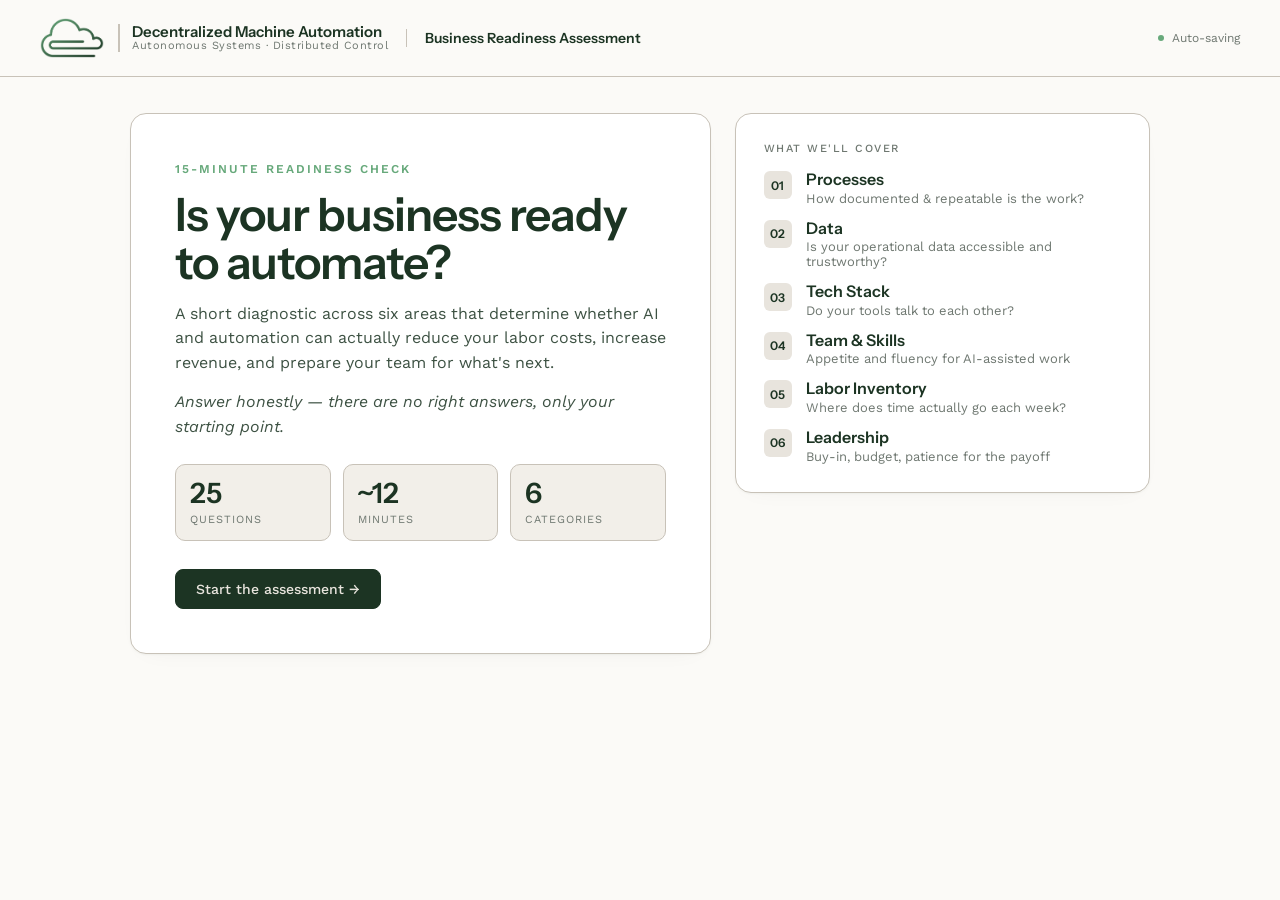
<file: assessment/index.html>
<!doctype html>
<html lang="en">
<head>
<meta charset="utf-8" />
<title>Business Readiness Assessment — Decentralized Machine Automation</title>
<meta name="viewport" content="width=device-width,initial-scale=1" />
<!-- Google tag (gtag.js) -->
<script async src="https://www.googletagmanager.com/gtag/js?id=G-LCSN05DZ9E"></script>
<script>
  window.dataLayer = window.dataLayer || [];
  function gtag(){dataLayer.push(arguments);}
  gtag('js', new Date());
  gtag('config', 'G-LCSN05DZ9E');
</script>
<script src="/assets/js/book-call-tracking.js?v=22OCT26" defer></script>
<meta name="description" content="Score your business's automation readiness in 5 minutes. Get a tiered report and a ranked list of high-leverage opportunities." />
<link rel="icon" href="/favicon.ico" sizes="any" />
<link rel="icon" href="/favicon.png" type="image/png" sizes="192x192" />
<link rel="apple-touch-icon" href="/favicon.png" />
<link rel="canonical" href="https://decentralizedma.com/assessment/" />
<link href="https://fonts.googleapis.com/css2?family=Instrument+Sans:wght@400;500;600;700&family=Work+Sans:wght@300;400;500;600;700&display=swap" rel="stylesheet">
<style>
  :root{
    --primary:   #1C3423;   /* deep forest */
    --secondary: #67A97B;   /* sage */
    --accent:    #337551;   /* mid green */
    --neutral:   #E8E4DD;   /* warm bone */
    --paper:     #FBFAF7;
    --ink:       #1C3423;
    --muted:     #6E7770;
    --line:      #C8C2B8;
    --soft:      #F2EFE9;
    --head: 'Instrument Sans', system-ui, sans-serif;
    --body: 'Work Sans', system-ui, sans-serif;
  }
  *{box-sizing:border-box}
  html,body{margin:0; background:var(--paper); color:var(--ink); font-family:var(--body); min-height:100vh; -webkit-font-smoothing:antialiased;}

  /* ============ Header ============ */
  header.top{
    padding:18px 40px;
    border-bottom:1px solid var(--line);
    background:var(--paper);
    position:sticky; top:0; z-index:10;
    display:flex; align-items:center; gap:18px;
  }
  .logo{
    display:flex; align-items:center; gap:12px;
  }
  .logo-mark{
    width:36px; height:36px; border-radius:8px;
    background:var(--primary);
    display:flex; align-items:center; justify-content:center;
    color:var(--neutral); font-family:var(--head); font-weight:700; font-size:16px;
    letter-spacing:-0.5px;
  }
  .logo-mark svg{width:22px;height:22px}
  .logo-text{ display:flex; flex-direction:column; line-height:1.1}
  .logo-text .a{ font-family:var(--head); font-weight:600; font-size:15px; color:var(--primary)}
  .logo-text .b{ font-family:var(--body); font-size:11px; color:var(--muted); letter-spacing:0.5px}

  .top .title{
    font-family:var(--head); font-size:14px; color:var(--muted);
    border-left:1px solid var(--line); padding-left:18px;
  }
  .top .title b{color:var(--ink); font-weight:600;}

  .save{
    margin-left:auto;
    font-family:var(--body); font-size:12px; color:var(--muted);
    display:flex; align-items:center; gap:8px;
  }
  .save .dot{width:6px;height:6px;border-radius:50%;background:var(--secondary);animation:pulse 2s infinite}
  @keyframes pulse{0%,100%{opacity:.4}50%{opacity:1}}

  /* ============ Shell ============ */
  main{ padding:36px 40px 80px; max-width:1100px; margin:0 auto;}
  .screen{ display:none; opacity:0; transform:translateY(4px); transition:opacity .25s ease, transform .25s ease; }
  .screen.active{ display:block; opacity:1; transform:none; }

  .card{
    background:#fff; border:1px solid var(--line); border-radius:16px;
    box-shadow: 0 1px 2px rgba(28,52,35,0.04), 0 8px 24px -16px rgba(28,52,35,0.08);
  }
  .card.feature{ background:var(--primary); color:var(--neutral); border-color:var(--primary)}
  .card.tonal{ background:var(--neutral)}

  .label{ font-family:var(--body); font-size:11px; text-transform:uppercase; letter-spacing:1.5px; color:var(--muted); font-weight:500;}
  h1,h2,h3,h4,h5{ font-family:var(--head); font-weight:600; color:var(--ink); margin:0;}
  p{ line-height:1.55; color:var(--ink);}
  .scribble{color:var(--muted); font-size:13px; font-style:italic;}

  .btn{
    display:inline-flex; align-items:center; gap:8px;
    font-family:var(--body); font-size:14px; font-weight:500;
    border:1px solid var(--line); background:#fff; color:var(--ink);
    padding:11px 20px; border-radius:8px;
    cursor:pointer; transition:all .15s;
    text-decoration:none;
  }
  .btn:hover{border-color:var(--primary); transform:translateY(-1px); box-shadow:0 4px 12px -4px rgba(28,52,35,0.15)}
  .btn:disabled{opacity:.4; cursor:not-allowed; transform:none; box-shadow:none}
  .btn.primary{background:var(--primary); color:var(--neutral); border-color:var(--primary)}
  .btn.primary:hover{background:var(--accent); border-color:var(--accent)}
  .btn.accent{background:var(--accent); color:#fff; border-color:var(--accent)}
  .btn.accent:hover{background:var(--primary); border-color:var(--primary)}
  .btn.ghost{background:transparent}

  .chip{
    display:inline-block; font-family:var(--body); font-size:11px; font-weight:500;
    border:1px solid var(--line); padding:3px 10px; border-radius:99px;
    text-transform:uppercase; letter-spacing:0.5px; color:var(--muted);
    white-space:nowrap;
  }
  .chip.accent{background:var(--accent); color:#fff; border-color:var(--accent)}
  .chip.primary{background:var(--primary); color:var(--neutral); border-color:var(--primary)}
  .chip.tonal{background:var(--neutral); border-color:var(--neutral); color:var(--primary)}

  /* ============ Intro ============ */
  .intro-grid{ display:grid; grid-template-columns: 1.4fr 1fr; gap:24px;}
  .intro-hero{ padding:44px;}
  .intro-hero .kicker{ font-family:var(--body); font-size:12px; color:var(--secondary); letter-spacing:2px; text-transform:uppercase; font-weight:600;}
  .intro-hero h2{ font-family:var(--head); font-size:46px; line-height:1.05; margin:14px 0 14px; letter-spacing:-1px;}
  .intro-hero p{ font-size:16px; max-width:520px; margin:0 0 14px; color:var(--ink); opacity:0.85}
  .intro-stats{
    display:grid; grid-template-columns:repeat(3,1fr); gap:12px; margin:24px 0 28px;
  }
  .intro-stats .stat{ border:1px solid var(--line); border-radius:10px; padding:14px; background:var(--soft)}
  .intro-stats .stat .big{ font-family:var(--head); font-size:28px; font-weight:600; color:var(--primary); line-height:1;}
  .intro-stats .stat .lbl{ font-family:var(--body); font-size:11px; color:var(--muted); text-transform:uppercase; letter-spacing:1px; margin-top:6px}
  .intro-cats{ padding:28px; align-self:start;}
  .intro-cats h4{ font-family:var(--body); font-size:11px; letter-spacing:1.5px; margin:0 0 16px; color:var(--muted); text-transform:uppercase; font-weight:500;}
  .intro-cats ol{ padding:0; margin:0; list-style:none; display:grid; gap:14px; counter-reset:c}
  .intro-cats li{ display:flex; gap:14px; align-items:flex-start; counter-increment:c; font-size:14px}
  .intro-cats li::before{
    content: counter(c, decimal-leading-zero); font-family:var(--head); font-size:12px;
    background:var(--neutral); color:var(--primary); border-radius:6px;
    width:28px;height:28px; display:inline-flex;align-items:center;justify-content:center;
    flex:0 0 auto; font-weight:600;
  }
  .intro-cats li .t{font-family:var(--head); font-size:16px; display:block; line-height:1.1; color:var(--primary); font-weight:600}
  .intro-cats li .d{ color:var(--muted); font-size:13px; margin-top:2px; display:block;}

  /* ============ Progress ============ */
  .progress{
    display:flex; align-items:center; gap:14px; margin-bottom:24px;
    font-family:var(--body); font-size:12px; color:var(--muted);
  }
  .bar{
    flex:1; height:6px; border-radius:99px; background:var(--neutral); overflow:hidden;
  }
  .bar .fill{ height:100%; background:var(--accent); transition:width .4s ease;}
  .cat-dots{ display:flex; gap:5px;}
  .cat-dots .d{ width:8px;height:8px;border-radius:50%; background:var(--neutral);}
  .cat-dots .d.done{background:var(--accent)}
  .cat-dots .d.here{background:var(--primary)}

  /* ============ Question ============ */
  .q-wrap{ display:grid; grid-template-columns: 1fr 240px; gap:28px; }
  .q-card{ padding:44px; min-height:420px; display:flex; flex-direction:column}
  .q-category{ font-family:var(--body); font-size:11px; color:var(--accent); letter-spacing:1.5px; text-transform:uppercase; font-weight:600;}
  .q-text{ font-family:var(--head); font-size:32px; line-height:1.15; margin:12px 0 8px; letter-spacing:-0.5px; text-wrap:balance;}
  .q-hint{ font-size:14px; color:var(--muted); margin-bottom:22px; max-width:580px}
  .q-opts{ display:grid; gap:8px;}
  .option{
    display:flex; align-items:center; gap:14px;
    padding:14px 18px; border:1px solid var(--line); border-radius:10px;
    font-size:15px; cursor:pointer; background:#fff;
    transition:all .15s;
  }
  .option:hover{border-color:var(--secondary); background:var(--soft)}
  .option .dot{
    width:18px;height:18px;border:1.5px solid var(--line);border-radius:50%;
    flex:0 0 auto; background:#fff; position:relative;
  }
  .option.selected{ background:var(--primary); color:var(--neutral); border-color:var(--primary)}
  .option.selected .dot{ background:var(--secondary); border-color:var(--secondary)}
  .option.selected .dot::after{ content:""; position:absolute; inset:4px; border-radius:50%; background:#fff;}
  .option .score{ margin-left:auto; font-family:var(--body); font-size:11px; color:var(--muted);}
  .option.selected .score{ color:rgba(232,228,221,0.6)}

  .q-footer{ display:flex; justify-content:space-between; align-items:center; margin-top:auto; padding-top:24px}
  .skip{ font-family:var(--body); color:var(--muted); cursor:pointer; background:none; border:none; font-size:13px; text-decoration:underline}
  .skip:hover{color:var(--primary)}

  .q-aside{ align-self:start;}
  .q-aside h4{ font-family:var(--body); font-size:11px; letter-spacing:1.5px; text-transform:uppercase; color:var(--muted); margin:0 0 12px; font-weight:500;}
  .q-aside ul{list-style:none;padding:0;margin:0;display:grid;gap:6px;font-size:13px}
  .q-aside li{display:flex;gap:10px;align-items:center; padding:8px 10px; border-radius:8px; color:var(--muted)}
  .q-aside li .dot2{width:8px;height:8px;border-radius:50%; background:var(--neutral); flex:0 0 auto}
  .q-aside li.done{color:var(--ink)}
  .q-aside li.done .dot2{background:var(--accent)}
  .q-aside li.here{color:var(--primary); font-weight:600; background:var(--soft)}
  .q-aside li.here .dot2{background:var(--primary)}
  .q-aside .why{
    margin-top:18px; padding:14px 16px; background:var(--neutral); border-radius:10px;
    font-size:13px; color:var(--primary); line-height:1.45; font-style:italic;
  }
  .q-aside .why b{font-style:normal; font-family:var(--body); font-weight:600; text-transform:uppercase; letter-spacing:1px; font-size:10px; color:var(--accent); display:block; margin-bottom:4px}

  /* ============ Transition ============ */
  .cat-transition{ text-align:center; padding:64px 40px;}
  .cat-transition .kicker{ font-family:var(--body); font-size:12px; color:var(--secondary); letter-spacing:2px; text-transform:uppercase; font-weight:600;}
  .cat-transition h2{ font-family:var(--head); font-size:48px; line-height:1; margin:14px 0 14px; letter-spacing:-1px;}
  .cat-transition p{ font-size:17px; max-width:560px; margin:0 auto 28px; color:var(--neutral); opacity:0.85}
  .cat-transition .count{ font-family:var(--body); font-size:14px; color:var(--neutral); opacity:0.7;}
  .cat-transition .count b{font-family:var(--head); font-size:24px; color:var(--secondary)}

  /* ============ Results ============ */
  .results-head{ padding:44px; margin-bottom:22px;}
  .results-head .kicker{ font-family:var(--body); font-size:11px; color:#E8E4DD; opacity:0.75; letter-spacing:2px; text-transform:uppercase; font-weight:600;}
  .results-head h2{ font-family:var(--head); font-size:40px; line-height:1.05; margin:10px 0 28px; color:#FFFFFF; letter-spacing:-0.5px; font-weight:600;}
  .score-block{ display:grid; grid-template-columns: auto 1fr; gap:36px; align-items:center; padding-top:24px; border-top:1px solid rgba(232,228,221,0.18);}
  .score-num{ font-family:var(--head); font-size:128px; line-height:0.9; color:#FFFFFF; font-weight:600; letter-spacing:-4px; display:flex; align-items:baseline; gap:2px;}
  .score-num small{ font-family:var(--head); font-size:26px; color:#E8E4DD; opacity:0.6; font-weight:500; letter-spacing:-1px;}
  .tier-box{ display:flex; flex-direction:column; gap:10px; padding:8px 0 8px 32px; border-left:1px solid rgba(232,228,221,0.18); align-self:stretch; justify-content:center;}
  .tier-box .chip-wrap{margin-bottom:2px}
  .tier-name{ font-family:var(--head); font-size:30px; line-height:1; color:#FFFFFF; font-weight:600; letter-spacing:-0.5px;}
  .tier-desc{ color:#E8E4DD; opacity:0.88; font-size:13.5px; line-height:1.55; max-width:420px;}

  /* ============ Gate ============ */
  .gate-grid{ display:grid; grid-template-columns: 1.1fr 1fr; gap:22px; align-items:stretch;}
  .gate-teaser{ padding:40px;}
  .gate-teaser h2{ font-family:var(--head); font-size:36px; line-height:1.05; margin:10px 0 22px; color:#FFFFFF; letter-spacing:-0.5px; font-weight:600;}
  .gate-teaser .kicker{ font-family:var(--body); font-size:11px; color:#E8E4DD; opacity:0.75; letter-spacing:2px; text-transform:uppercase; font-weight:600;}
  .gate-preview{ display:grid; grid-template-columns: auto 1fr; gap:24px; align-items:center; padding:20px 0 24px; border-top:1px solid rgba(232,228,221,0.18); border-bottom:1px solid rgba(232,228,221,0.18); margin-bottom:22px;}
  .gate-preview .score-num{ font-family:var(--head); font-size:92px; line-height:0.9; color:#FFFFFF; font-weight:600; letter-spacing:-3px; display:flex; align-items:baseline; gap:2px;}
  .gate-preview .score-num small{ font-family:var(--head); font-size:22px; color:#E8E4DD; opacity:0.6; font-weight:500; letter-spacing:-1px;}
  .gate-preview .tier-box{ border-left:1px solid rgba(232,228,221,0.18); padding-left:22px; gap:8px;}
  .gate-preview .tier-name{ font-size:24px;}
  .gate-blur{ color:#E8E4DD; opacity:0.85; font-size:14px; line-height:1.6; margin:0 0 16px; max-width:42ch;}
  .gate-bullets{ list-style:none; padding:0; margin:0; display:flex; flex-direction:column; gap:10px;}
  .gate-bullets li{ color:#E8E4DD; opacity:0.9; font-size:13.5px; padding-left:20px; position:relative; line-height:1.5;}
  .gate-bullets li::before{ content:''; position:absolute; left:0; top:8px; width:10px; height:2px; background:var(--secondary); }
  .gate-bullets b{ color:#FFFFFF; font-weight:600; opacity:1; }

  .gate-form{ padding:32px; display:flex; flex-direction:column; gap:14px;}
  .gate-form h3{ font-family:var(--head); font-size:24px; margin:0; color:var(--primary); font-weight:600; letter-spacing:-0.3px;}
  .gate-sub{ color:var(--muted); font-size:13px; line-height:1.5; margin:0 0 6px;}
  .gate-form label{ display:flex; flex-direction:column; gap:6px; font-family:var(--body); font-size:12px; font-weight:500; color:var(--primary); text-transform:uppercase; letter-spacing:0.8px;}
  .gate-form input[type=text], .gate-form input[type=email], .gate-form select{
    font-family:var(--body); font-size:15px; padding:11px 14px; border:1px solid var(--line); border-radius:10px;
    background:#fff; color:var(--primary); text-transform:none; letter-spacing:normal; font-weight:400;
    transition: border-color .15s, box-shadow .15s;
  }
  .gate-form input:focus, .gate-form select:focus{ outline:none; border-color:var(--accent); box-shadow: 0 0 0 3px rgba(51,117,81,0.15);}
  .gate-row{ display:grid; grid-template-columns:1fr 1fr; gap:12px;}
  .gate-check{ flex-direction:row !important; align-items:flex-start; gap:10px; text-transform:none !important; letter-spacing:normal !important; font-weight:400 !important; font-size:12.5px !important; color:var(--muted) !important; line-height:1.5; margin-top:4px;}
  .gate-check input{ margin-top:3px; accent-color:var(--accent);}
  #gate-submit{ margin-top:6px; padding:14px 20px; font-size:15px;}
  .gate-legal{ font-size:11.5px; color:var(--muted); text-align:center; margin:6px 0 0; letter-spacing:0.2px;}
  .gate-legal a{ color:var(--accent); text-decoration:none; border-bottom:1px dotted var(--accent);}

  @media (max-width: 860px){
    .gate-grid{ grid-template-columns:1fr; }
    .gate-row{ grid-template-columns:1fr; }
  }
  .tier-ladder{
    display:grid; grid-template-columns:repeat(4,1fr); gap:10px; margin-top:28px;
  }
  .tier-ladder .rung{
    border:1px solid rgba(232,228,221,0.2); padding:12px; border-radius:10px;
    color:var(--neutral); opacity:0.55; transition:all .2s;
  }
  .tier-ladder .rung .label{color:var(--neutral); opacity:0.6}
  .tier-ladder .rung.current{ background:var(--secondary); color:var(--primary); border-color:var(--secondary); opacity:1;}
  .tier-ladder .rung.current .label{color:var(--primary); opacity:0.7}
  .tier-ladder .rung .n{ font-family:var(--head); font-size:16px; margin-top:4px; font-weight:600;}

  .results-grid{ display:grid; grid-template-columns:1fr 1fr; gap:22px;}
  .cat-scores{ padding:28px;}
  .cat-scores h3{ font-family:var(--head); font-size:22px; margin:0 0 18px; font-weight:600;}
  .cat-row{ display:grid; grid-template-columns:140px 1fr 36px; gap:12px; align-items:center; font-size:14px; margin-bottom:12px;}
  .cat-row .name{font-weight:500}
  .cat-row .track{height:8px;border-radius:99px; background:var(--neutral); overflow:hidden}
  .cat-row .tf{height:100%;background:var(--accent); transition:width .6s ease}
  .cat-row .tf.low{background:var(--secondary); opacity:0.7}
  .cat-row .tf.high{background:var(--primary)}
  .cat-row .val{font-family:var(--head); font-size:14px; text-align:right; color:var(--primary); font-weight:600}

  .narrative{ padding:28px;}
  .narrative h3{ font-family:var(--head); font-size:22px; margin:0 0 12px; font-weight:600;}
  .narrative p{ font-size:14px; line-height:1.55; margin:0 0 12px; color:var(--ink); opacity:0.85;}
  .narrative .bullets{ padding:0; margin:6px 0 0; list-style:none; display:grid; gap:8px}
  .narrative .bullets li{ padding-left:20px; position:relative; font-size:13px; line-height:1.45}
  .narrative .bullets li::before{ content:"●"; position:absolute; left:0; color:var(--accent); font-size:10px; top:5px}
  .narrative .bullets li b{font-weight:600; color:var(--primary)}

  .opps{ grid-column:1/-1; padding:28px;}
  .opps h3{ font-family:var(--head); font-size:24px; margin:0 0 6px; font-weight:600;}
  .opps .sub{font-size:14px; color:var(--muted); margin:0 0 20px}
  .opps-grid{ display:grid; grid-template-columns:repeat(3,1fr); gap:16px;}
  .opp{ border:1px solid var(--line); border-radius:12px; padding:20px; background:#fff; display:flex; flex-direction:column}
  .opp .rank{ display:flex; justify-content:space-between; align-items:center; gap:6px; margin-bottom:12px; flex-wrap:wrap; row-gap:6px;}
  .opp h4{ font-family:var(--head); font-size:18px; margin:0 0 8px; line-height:1.2; color:var(--primary); font-weight:600;}
  .opp p{ font-size:13px; color:var(--muted); margin:0 0 14px; line-height:1.45;}
  .opp .savings{ font-family:var(--body); font-size:13px; color:var(--accent); border-top:1px solid var(--line); padding-top:12px; font-weight:600; margin-top:auto;}

  .cta{
    grid-column:1/-1; padding:28px; display:flex; align-items:center; gap:24px; flex-wrap:wrap;
    background:var(--neutral); border-color:var(--neutral);
  }
  .cta .words{ flex:1; min-width:280px}
  .cta .words h3{ font-family:var(--head); font-size:24px; margin:0; color:var(--primary); font-weight:600;}
  .cta .words p{ margin:6px 0 0; color:var(--muted); font-size:14px; max-width:520px}

  /* ============ Tweaks ============ */
  .tweaks{
    position:fixed; bottom:20px; right:20px; z-index:50;
    background:#fff; border:1px solid var(--line); border-radius:12px;
    padding:16px 18px; font-family:var(--body); font-size:13px;
    display:none; width:270px;
    box-shadow: 0 8px 32px -8px rgba(28,52,35,0.18);
  }
  .tweaks.on{display:block}
  .tweaks h4{ font-family:var(--body); font-size:11px; letter-spacing:1.5px; text-transform:uppercase; margin:0 0 12px; color:var(--muted); font-weight:500;}
  .tweaks label{ display:flex; justify-content:space-between; align-items:center; gap:8px; margin:8px 0;}
  .tweaks select{ font-family:var(--body); font-size:12px; padding:4px 6px; border:1px solid var(--line); border-radius:6px;}

  @media (max-width: 900px){
    .q-wrap, .results-grid, .intro-grid, .opps-grid{ grid-template-columns:1fr; }
    .q-aside{ order:-1 }
    .tier-ladder{ grid-template-columns:repeat(2,1fr)}
  }
  /* ===== Mobile overflow fix (21OCT26) ===== */
  .intro-grid, .q-wrap, .results-grid, .opps-grid, .gate-grid{ min-width:0 }
  .intro-grid > *, .q-wrap > *, .results-grid > *{ min-width:0 }
  @media (max-width: 900px){
    .q-wrap, .results-grid, .intro-grid, .opps-grid{ grid-template-columns:minmax(0,1fr); }
  }
  @media (max-width: 600px){
    header.top{ padding:12px 16px; gap:10px; flex-wrap:wrap; }
    .logo-text .b{ display:none; }
    .top .title{ border-left:0; padding-left:0; flex-basis:100%; order:3; font-size:13px; }
    main{ padding:20px 16px 60px; }
    .intro-hero{ padding:24px 20px; }
    .intro-hero h2{ font-size:32px; }
    .intro-stats{ grid-template-columns:repeat(3,minmax(0,1fr)); gap:8px; }
    .intro-stats .stat{ padding:10px; }
    .intro-stats .stat .lbl{ letter-spacing:0; }
    .intro-cats{ padding:22px 20px; }
  }
</style>
</head>
<body>

<header class="top">
  <div class="logo">
    <a href="/" aria-label="DMA Home">
      <img src="../assets/images/icon.png" alt="DMA" style="height:40px; width:auto; display:block" />
    </a>
    <div class="logo-text" style="border-left:2px solid var(--line); padding-left:12px; margin-left:2px">
      <span class="a">Decentralized Machine Automation</span>
      <span class="b">Autonomous Systems · Distributed Control</span>
    </div>
  </div>
  <div class="title"><b>Business Readiness Assessment</b></div>
  <div class="save"><span class="dot"></span>Auto-saving</div>
</header>

<main>

<!-- ============ INTRO ============ -->
<section class="screen active" id="s-intro">
  <div class="intro-grid">
    <div class="card intro-hero">
      <span class="kicker">15-minute readiness check</span>
      <h2>Is your business ready to automate?</h2>
      <p>A short diagnostic across six areas that determine whether AI and automation can actually reduce your labor costs, increase revenue, and prepare your team for what's next.</p>
      <p class="scribble">Answer honestly — there are no right answers, only your starting point.</p>
      <div class="intro-stats">
        <div class="stat"><div class="big">25</div><div class="lbl">Questions</div></div>
        <div class="stat"><div class="big">~12</div><div class="lbl">Minutes</div></div>
        <div class="stat"><div class="big">6</div><div class="lbl">Categories</div></div>
      </div>
      <div style="display:flex; gap:10px; align-items:center; flex-wrap:wrap">
        <button class="btn primary" id="start-btn">Start the assessment →</button>
      </div>
    </div>

    <aside class="card intro-cats">
      <h4>What we'll cover</h4>
      <ol>
        <li><div><span class="t">Processes</span><span class="d">How documented &amp; repeatable is the work?</span></div></li>
        <li><div><span class="t">Data</span><span class="d">Is your operational data accessible and trustworthy?</span></div></li>
        <li><div><span class="t">Tech Stack</span><span class="d">Do your tools talk to each other?</span></div></li>
        <li><div><span class="t">Team &amp; Skills</span><span class="d">Appetite and fluency for AI-assisted work</span></div></li>
        <li><div><span class="t">Labor Inventory</span><span class="d">Where does time actually go each week?</span></div></li>
        <li><div><span class="t">Leadership</span><span class="d">Buy-in, budget, patience for the payoff</span></div></li>
      </ol>
    </aside>
  </div>
</section>

<!-- ============ QUESTION ============ -->
<section class="screen" id="s-question">
  <div class="progress">
    <span id="p-count">Q 01 / 25</span>
    <div class="bar"><div class="fill" id="p-fill" style="width:4%"></div></div>
    <span id="p-remaining">~12 min left</span>
    <div class="cat-dots" id="p-cats"></div>
  </div>

  <div class="q-wrap">
    <div class="card q-card" id="q-card">
      <span class="q-category" id="q-category">Category 01 · Processes</span>
      <div class="q-text" id="q-text">Loading question…</div>
      <div class="q-hint" id="q-hint"></div>
      <div class="q-opts" id="q-opts"></div>

      <div class="q-footer">
        <button class="skip" id="q-skip">Skip — I'll come back</button>
        <div style="display:flex; gap:10px">
          <button class="btn" id="q-back">← Back</button>
          <button class="btn primary" id="q-next" disabled>Next →</button>
        </div>
      </div>
    </div>

    <aside class="q-aside">
      <h4>Sections</h4>
      <ul id="q-sections"></ul>
      <div class="why" id="q-why"><b>Why we ask</b>This helps us gauge where automation can plug in without breaking things.</div>
    </aside>
  </div>
</section>

<!-- ============ TRANSITION ============ -->
<section class="screen" id="s-transition">
  <div class="card feature cat-transition">
    <span class="kicker" id="t-kicker">Section 02 of 06 complete</span>
    <h2 id="t-title" style="color:var(--neutral)">Nice work.</h2>
    <p id="t-body">You've finished the Data section. Up next: how your systems talk to each other.</p>
    <div class="count" id="t-count">Running score: <b>62</b> · 12 of 25 answered</div>
    <div style="margin-top:28px; display:flex; gap:10px; justify-content:center">
      <button class="btn ghost" id="t-back" style="background:transparent; color:var(--neutral); border-color:rgba(232,228,221,0.3)">Take a breather</button>
      <button class="btn" id="t-continue" style="background:var(--secondary); color:var(--primary); border-color:var(--secondary)">Start next section →</button>
    </div>
  </div>
</section>

<!-- ============ EMAIL GATE ============ -->
<section class="screen" id="s-gate">
  <div class="gate-grid">
    <div class="card feature gate-teaser">
      <span class="kicker">You're done · 25 of 25</span>
      <h2>Your readiness score is ready.</h2>
      <div class="gate-preview">
        <div class="score-num" id="g-score">62<small>/100</small></div>
        <div class="tier-box">
          <div class="chip-wrap"><span class="chip" id="g-tier-chip" style="background:rgba(232,228,221,0.12); color:#FFFFFF; border-color:rgba(232,228,221,0.3)">Developing</span></div>
          <div class="tier-name" id="g-tier-name">Developing</div>
        </div>
      </div>
      <p class="gate-blur">Unlock your full report to see your per-category breakdown, top 3 automation opportunities, and a 90-day roadmap tailored to your weakest areas.</p>
      <ul class="gate-bullets">
        <li><b>Full scored report</b> across all 6 categories</li>
        <li><b>Top 3 automation opportunities</b> personalized to your gaps</li>
        <li><b>Suggested 90-day roadmap</b></li>
        <li><b>Downloadable PDF</b> to share internally</li>
      </ul>
    </div>
    <form class="card gate-form" id="gate-form">
      <h3>Where should we send it?</h3>
      <p class="gate-sub">Free. No card. You'll get your PDF + a short follow-up from our team with notes on your top opportunities.</p>
      <label>
        <span>Your name</span>
        <input type="text" name="name" required placeholder="Alex Chen" autocomplete="name"/>
      </label>
      <label>
        <span>Work email</span>
        <input type="email" name="email" required placeholder="alex@company.com" autocomplete="email"/>
      </label>
      <div class="gate-row">
        <label>
          <span>Company</span>
          <input type="text" name="company" required placeholder="Acme Co." autocomplete="organization"/>
        </label>
        <label>
          <span>Your role</span>
          <select name="role" required>
            <option value="">Select…</option>
            <option>Founder / CEO</option>
            <option>Ops / COO</option>
            <option>Technology / CTO</option>
            <option>Finance / CFO</option>
            <option>Department head</option>
            <option>Other</option>
          </select>
        </label>
      </div>
      <label class="gate-check">
        <input type="checkbox" name="consent" required />
        <span>It's OK to email me about my results and related automation insights. We never share your data.</span>
      </label>
      <button type="submit" class="btn primary" id="gate-submit">Unlock my report →</button>
      <p class="gate-legal">Takes less than 30 seconds.</p>
    </form>
  </div>
</section>

<!-- ============ RESULTS ============ -->
<section class="screen" id="s-results">
  <div class="card feature results-head">
    <span class="kicker">Your readiness report · April 17, 2026</span>
    <h2>Here's where you stand.</h2>
    <div class="score-block">
      <div class="score-num" id="r-score">62<small>/100</small></div>
      <div class="tier-box">
        <div class="chip-wrap"><span class="chip" id="r-tier-chip" style="background:rgba(232,228,221,0.12); color:#FFFFFF; border-color:rgba(232,228,221,0.3); backdrop-filter:blur(4px)">Developing</span></div>
        <div class="tier-name" id="r-tier-name">Developing</div>
        <div class="tier-desc" id="r-tier-desc">You've got real foundations. A few targeted fixes unlock meaningful gains — and you're well-positioned to pilot automation within a quarter.</div>
      </div>
    </div>
    <div class="tier-ladder" id="r-ladder">
      <div class="rung" data-tier="0"><div class="label">Beginner</div><div class="n">0–39</div></div>
      <div class="rung" data-tier="1"><div class="label">Developing</div><div class="n">40–64</div></div>
      <div class="rung" data-tier="2"><div class="label">Ready</div><div class="n">65–84</div></div>
      <div class="rung" data-tier="3"><div class="label">Advanced</div><div class="n">85–100</div></div>
    </div>
  </div>

  <div class="results-grid">
    <div class="card cat-scores">
      <h3>Category breakdown</h3>
      <div id="r-cats"></div>
    </div>

    <div class="card narrative">
      <h3>What this means</h3>
      <p id="r-narrative">You have a workable foundation. Your team is motivated and your processes are partially documented — but fragmented data and weak integrations will be the first wall you hit.</p>
      <div class="label" style="margin-top:14px;margin-bottom:8px">Strengths</div>
      <ul class="bullets" id="r-strengths"></ul>
      <div class="label" style="margin-top:16px;margin-bottom:8px">Gaps to close first</div>
      <ul class="bullets" id="r-gaps"></ul>
    </div>

    <div class="card opps">
      <h3>Top automation opportunities</h3>
      <p class="sub">Ranked by impact ÷ effort, given your answers.</p>
      <div class="opps-grid" id="r-opps"></div>
    </div>

    <div class="card cta">
      <div class="words">
        <h3>Ready for your Automation Blueprint?</h3>
        <p>Pay $500 to schedule a 15–20 min discovery call — we call you at the time you pick. Within 48 hours you receive a custom PDF with your financial impact estimate, tool recommendations, and a 4-Day Quick Win Plan. Your $500 is credited toward any implementation engagement booked within 30 days.</p>
      </div>
      <button class="btn" id="dl-pdf">Download PDF report</button>
      <!-- TODO: Replace https://buy.stripe.com/4gMcN65ZEaancYl3cA3Nm00 with your Stripe $500 Payment Link URL -->
      <a class="btn accent" href="https://buy.stripe.com/4gMcN65ZEaancYl3cA3Nm00" target="_blank" rel="noopener">Get the $500 Automation Blueprint →</a>
    </div>
  </div>
</section>

</main>

<!-- Tweaks -->
<div class="tweaks" id="tweaks">
  <h4>Tweaks</h4>
  <label>Color theme
    <select id="t-theme">
      <option value="default">Forest (default)</option>
      <option value="invert">Sage on dark</option>
      <option value="warm">Bone + accent</option>
    </select>
  </label>
  <label>Density
    <select id="t-density">
      <option value="comfortable">Comfortable</option>
      <option value="compact">Compact</option>
    </select>
  </label>
  <label>Show "why we ask"
    <input type="checkbox" id="t-why" checked>
  </label>
  <p class="scribble" style="margin:8px 0 0; font-size:11px">Toggle the pencil icon in toolbar →</p>
</div>

<script>window.addEventListener('error', e => console.log('WINERR:', e.message, e.filename?.split('/').pop(), e.lineno+':'+e.colno));</script>
<script src="assessment-engine.js"></script>
</body>
</html>
</file>
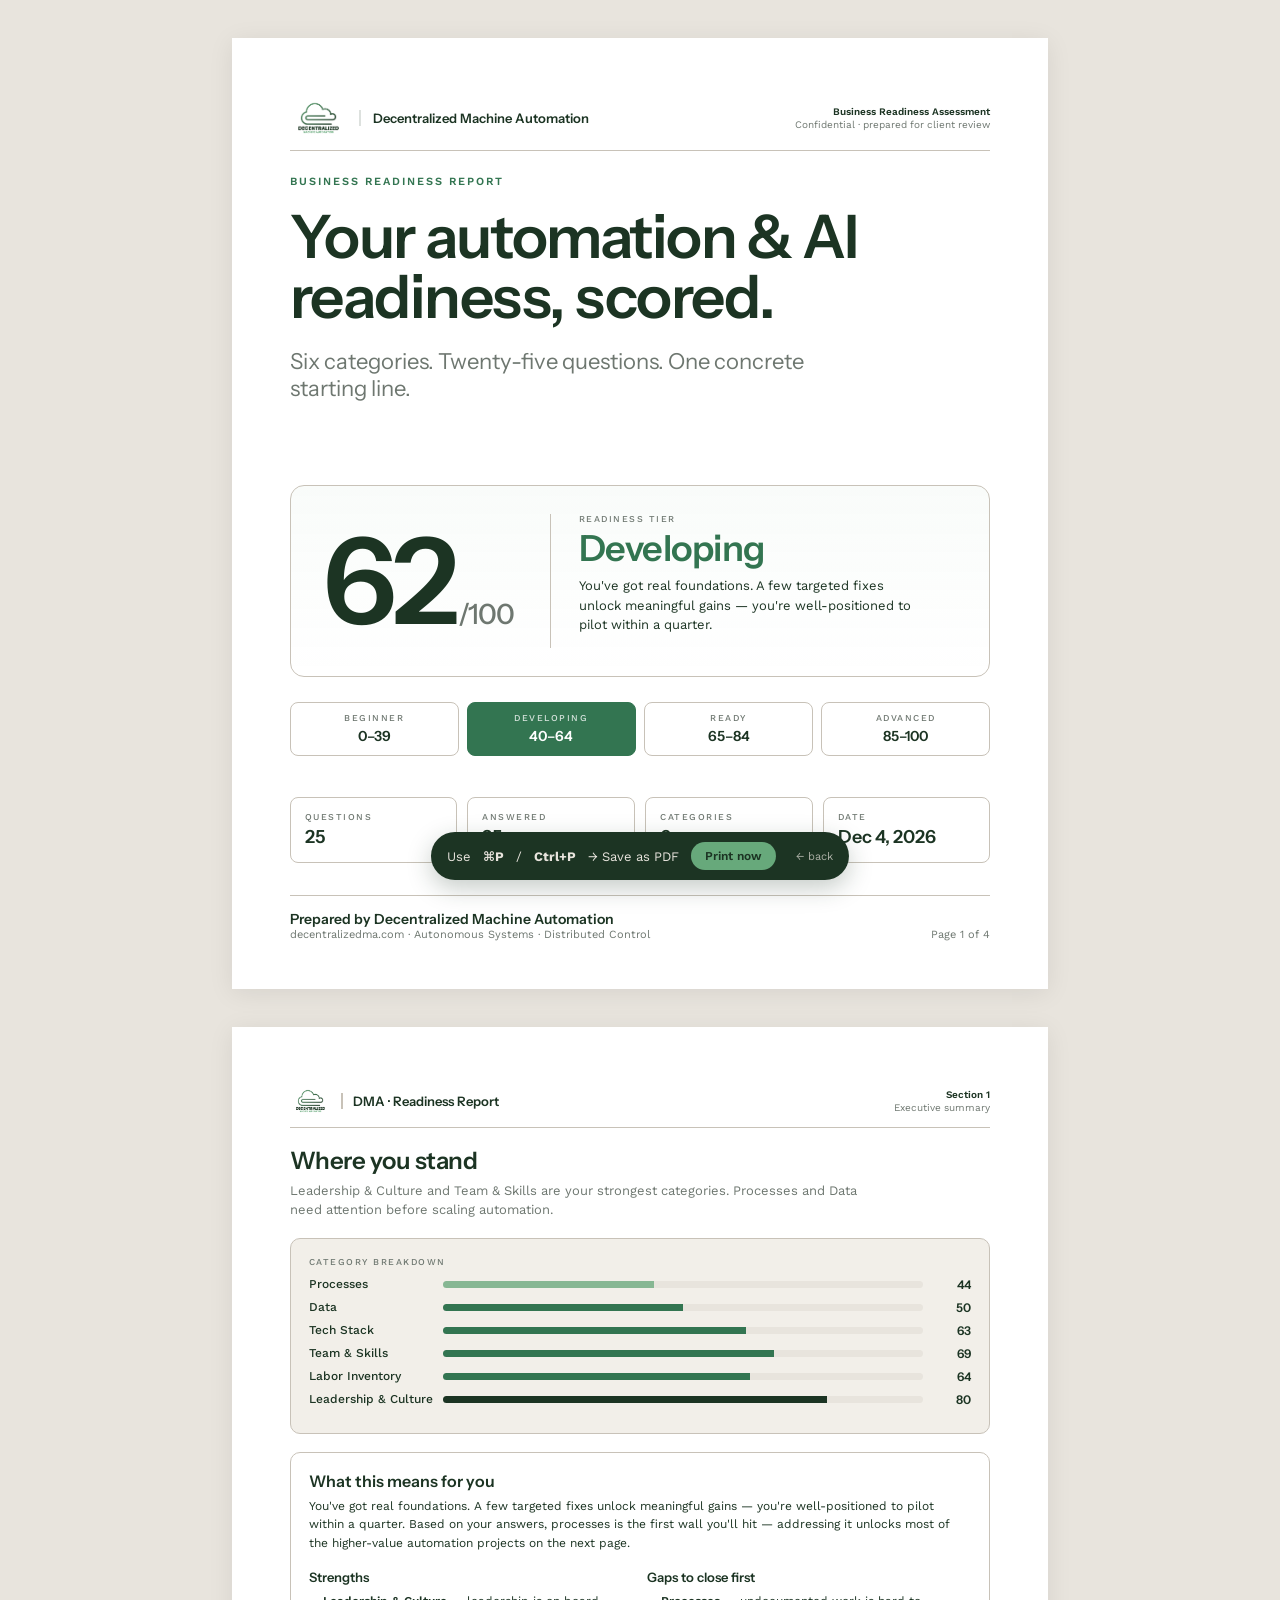
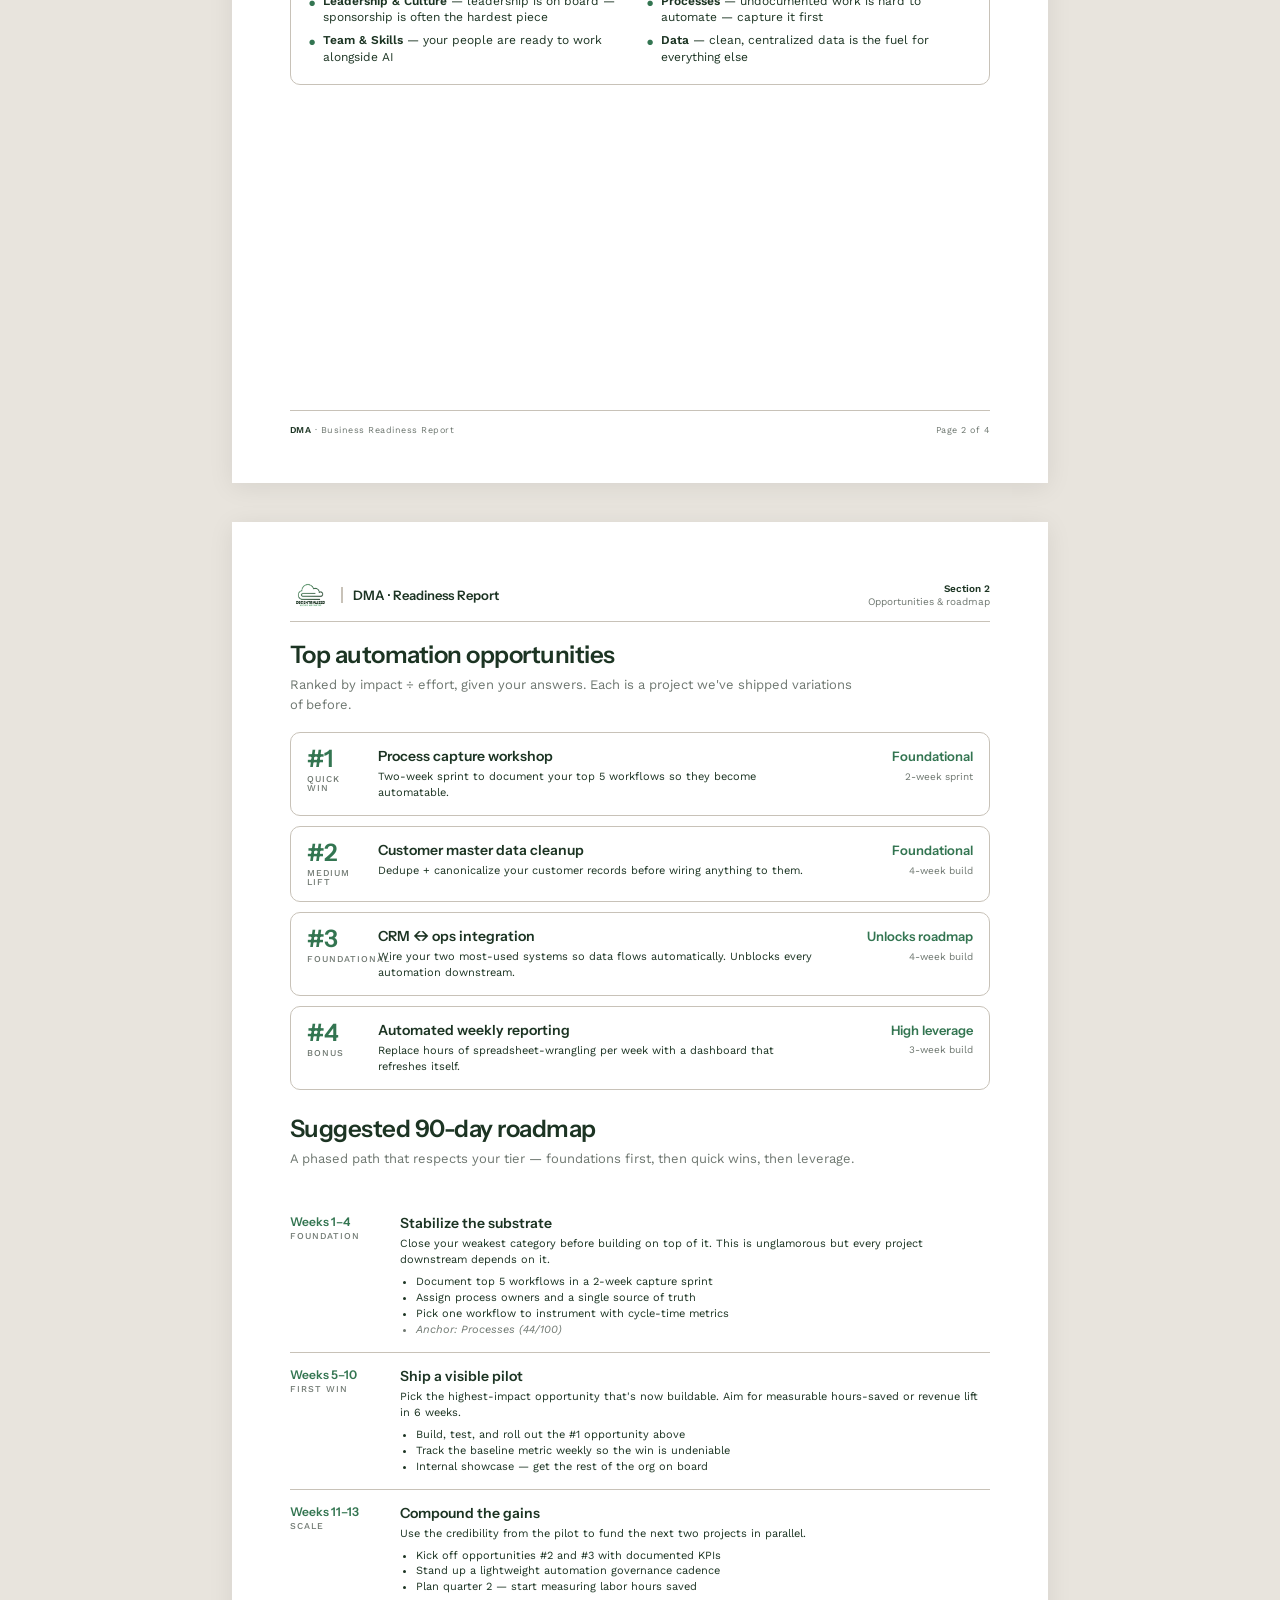
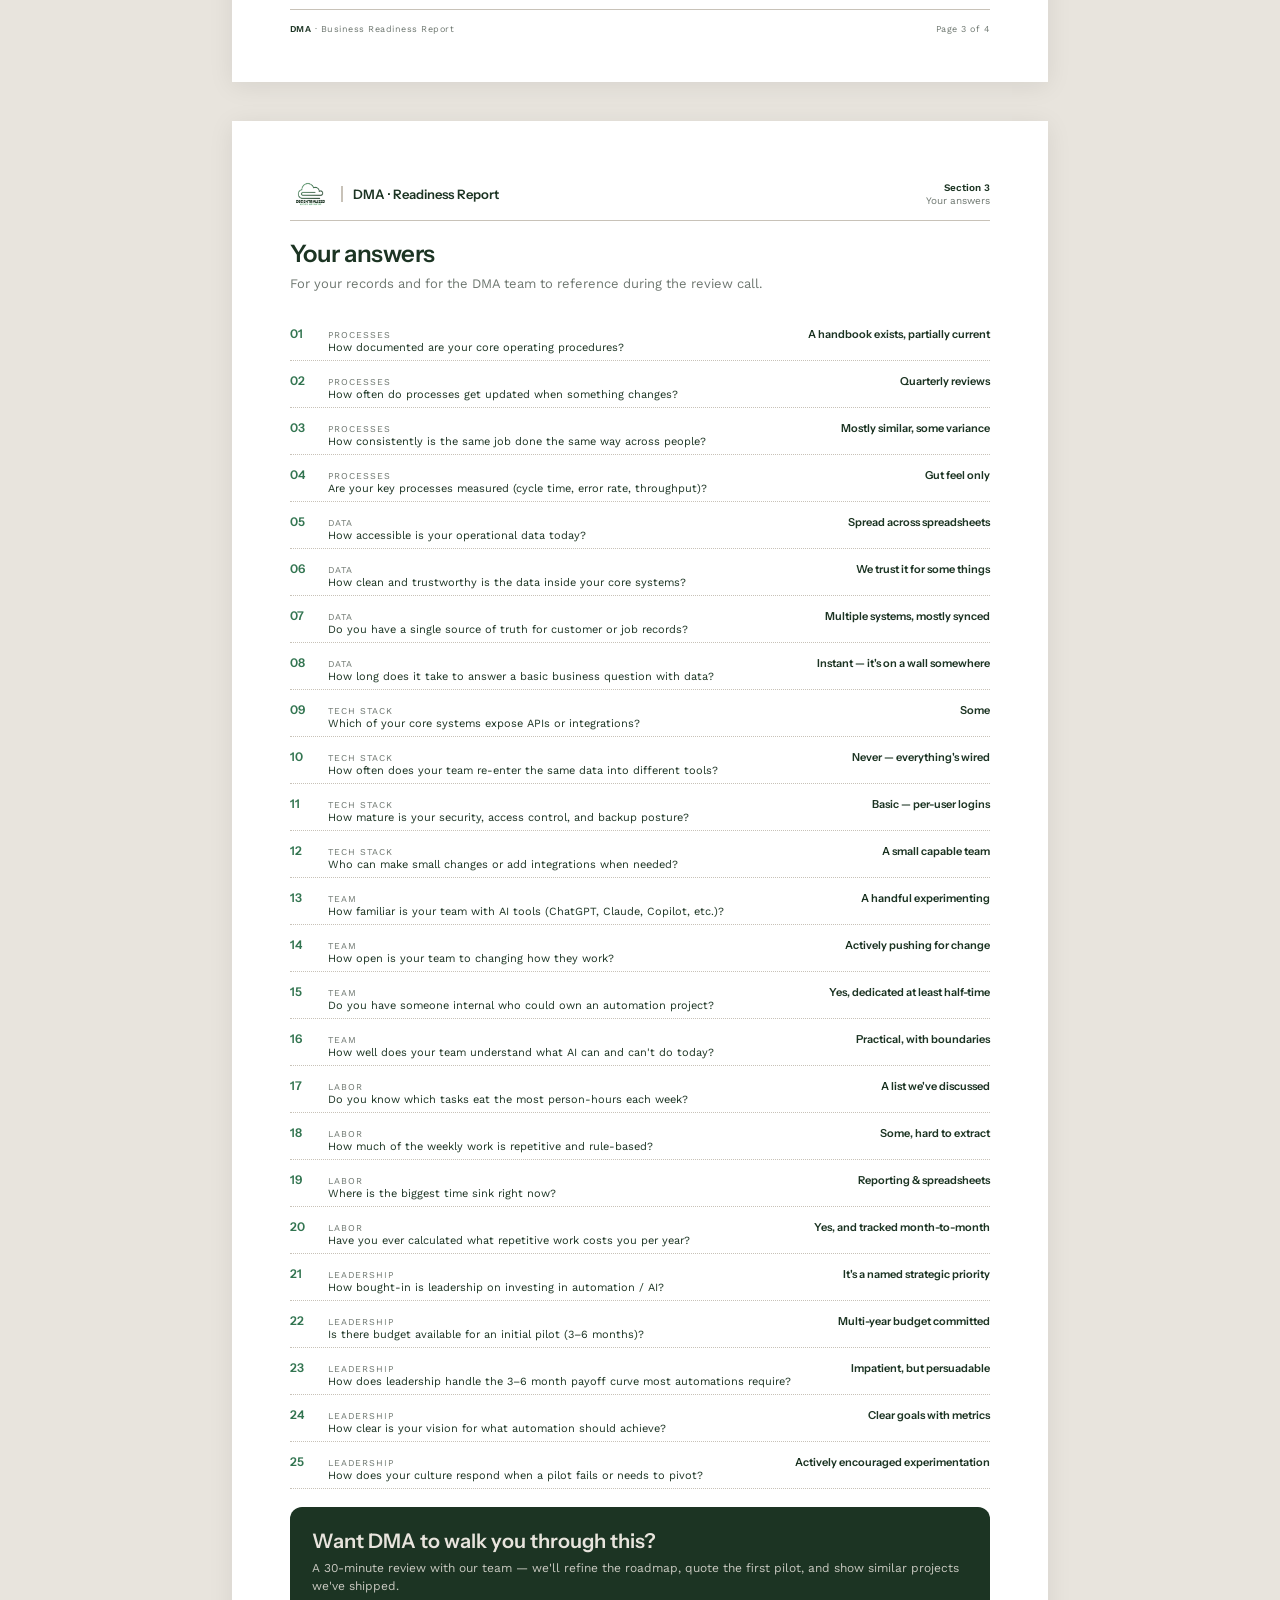
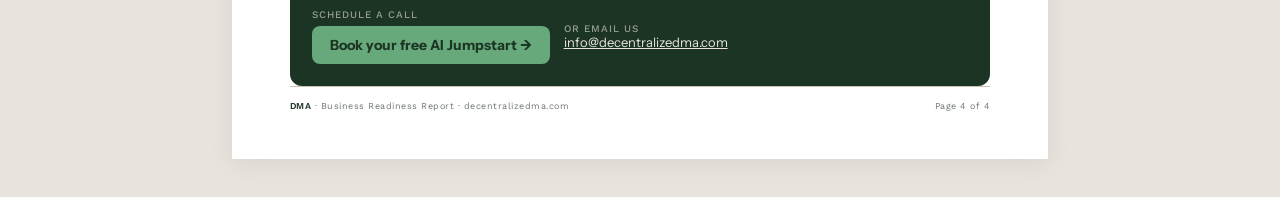
<file: assessment/report.html>
<!doctype html>
<html lang="en">
<head>
<meta charset="utf-8" />
<title>DMA Readiness Assessment — Report</title>
<meta name="viewport" content="width=device-width,initial-scale=1" />
<!-- Google tag (gtag.js) -->
<script async src="https://www.googletagmanager.com/gtag/js?id=G-LCSN05DZ9E"></script>
<script>
  window.dataLayer = window.dataLayer || [];
  function gtag(){dataLayer.push(arguments);}
  gtag('js', new Date());
  gtag('config', 'G-LCSN05DZ9E');
</script>
<script src="/assets/js/book-call-tracking.js?v=22OCT26" defer></script>
<meta name="robots" content="noindex" />
<link rel="icon" href="/favicon.ico" sizes="any" />
<link rel="icon" href="/favicon.png" type="image/png" sizes="192x192" />
<link rel="apple-touch-icon" href="/favicon.png" />
<link href="https://fonts.googleapis.com/css2?family=Instrument+Sans:wght@400;500;600;700&family=Work+Sans:wght@300;400;500;600;700&display=swap" rel="stylesheet">
<style>
  :root{
    --primary:   #1C3423;
    --secondary: #67A97B;
    --accent:    #337551;
    --neutral:   #E8E4DD;
    --paper:     #FFFFFF;
    --ink:       #1C3423;
    --muted:     #6E7770;
    --line:      #C8C2B8;
    --soft:      #F2EFE9;
    --head: 'Instrument Sans', system-ui, sans-serif;
    --body: 'Work Sans', system-ui, sans-serif;
  }
  *{box-sizing:border-box}
  html,body{ margin:0; background:#E8E4DD; color:var(--ink); font-family:var(--body); -webkit-font-smoothing:antialiased; }

  /* Page = US Letter portrait */
  .page{
    width: 8.5in;
    min-height: 11in;
    padding: 0.6in 0.6in 0.5in;
    background:#fff;
    margin: 0.4in auto;
    position:relative;
    color:var(--ink);
    box-shadow: 0 4px 24px rgba(0,0,0,0.08);
    page-break-after: always;
    break-after: page;
    display:flex; flex-direction:column;
  }
  .page:last-child{ page-break-after: auto; break-after: auto; margin-bottom: 0.4in;}

  /* ---- Page header ---- */
  .ph{
    display:flex; align-items:center; justify-content:space-between;
    border-bottom:1px solid var(--line); padding-bottom:10px; margin-bottom:18px;
  }
  .ph .logo{display:flex; align-items:center; gap:10px;}
  .ph .mark{
    width:28px;height:28px;border-radius:6px; background:var(--primary);
    display:flex;align-items:center;justify-content:center; color:var(--neutral);
  }
  .ph .mark svg{width:18px;height:18px}
  .ph .name{ font-family:var(--head); font-size:13px; font-weight:600; color:var(--primary)}
  .ph .meta{ font-family:var(--body); font-size:10px; color:var(--muted); text-align:right; line-height:1.3;}
  .ph .meta b{color:var(--ink); font-weight:600}

  /* ---- Page footer ---- */
  .pf{
    margin-top:auto;
    padding-top:14px; border-top:1px solid var(--line);
    display:flex; justify-content:space-between; align-items:center;
    font-family:var(--body); font-size:9px; color:var(--muted); letter-spacing:0.5px;
  }
  .pf b{color:var(--primary); font-weight:600}

  h1,h2,h3,h4,h5{ font-family:var(--head); margin:0; color:var(--ink); font-weight:600;}
  p{ line-height:1.5;}

  .label{ font-family:var(--body); font-size:9px; text-transform:uppercase; letter-spacing:1.5px; color:var(--muted); font-weight:500;}

  /* ============ COVER PAGE ============ */
  .cover{ display:flex; flex-direction:column; justify-content:space-between; min-height: 9.9in;}
  .cover-hero{}
  .cover .kicker{ font-family:var(--body); font-size:11px; color:var(--accent); letter-spacing:2px; text-transform:uppercase; font-weight:600; margin-top:60px;}
  .cover h1{ font-family:var(--head); font-size:60px; line-height:1; letter-spacing:-1.5px; margin:18px 0 10px; max-width:6in;}
  .cover .sub{ font-family:var(--head); font-size:22px; color:var(--muted); line-height:1.2; max-width:5.5in; font-weight:400;}
  .cover-stamp{
    margin-top:60px;
    display:grid; grid-template-columns: auto 1fr; gap:36px; align-items:center;
    padding:28px 32px; border:1px solid var(--line); border-radius:14px;
    background: linear-gradient(180deg, rgba(103,169,123,0.04), rgba(103,169,123,0));
  }
  .cover-stamp .score-big{
    font-family:var(--head); font-size:120px; line-height:0.9; color:var(--primary);
    font-weight:600; letter-spacing:-5px;
    display:flex; align-items:baseline; gap:4px;
  }
  .cover-stamp .score-big small{
    font-family:var(--head); font-size:28px; color:var(--muted); font-weight:500; letter-spacing:-1px;
  }
  .cover-stamp .score-side{ border-left:1px solid var(--line); padding-left:28px; align-self:stretch; display:flex; flex-direction:column; justify-content:center;}
  .cover-stamp .score-side .label{margin-bottom:6px;}
  .cover-stamp .tier-name{ font-family:var(--head); font-size:36px; color:var(--accent); font-weight:600; line-height:1; letter-spacing:-0.5px;}
  .cover-stamp .tier-desc{ font-size:13px; color:var(--ink); margin-top:10px; max-width:3.5in; line-height:1.5}

  .cover-meta-grid{
    display:grid; grid-template-columns:repeat(4,1fr); gap:10px; margin-top:40px;
  }
  .cover-meta-grid .m{
    border:1px solid var(--line); border-radius:8px; padding:14px;
  }
  .cover-meta-grid .m .l{ font-family:var(--body); font-size:9px; text-transform:uppercase; letter-spacing:1.5px; color:var(--muted); font-weight:500;}
  .cover-meta-grid .m .v{ font-family:var(--head); font-size:18px; color:var(--primary); margin-top:4px; font-weight:600;}

  .cover-foot{
    display:flex; justify-content:space-between; align-items:flex-end;
    border-top:1px solid var(--line); padding-top:14px; margin-top:30px;
  }
  .cover-foot .org{font-family:var(--head); font-size:14px; color:var(--primary); font-weight:600}
  .cover-foot .date{font-family:var(--body); font-size:11px; color:var(--muted)}

  /* ============ TIER LADDER ============ */
  .tier-ladder{
    display:grid; grid-template-columns:repeat(4,1fr); gap:8px; margin-top:24px;
  }
  .tier-ladder .rung{
    border:1px solid var(--line); padding:10px 12px; border-radius:8px;
    text-align:center;
  }
  .tier-ladder .rung.current{ background:var(--accent); color:#fff; border-color:var(--accent);}
  .tier-ladder .rung.current .label{color:rgba(255,255,255,0.8)}
  .tier-ladder .rung .n{ font-family:var(--head); font-size:14px; margin-top:4px; font-weight:600;}

  /* ============ Content blocks ============ */
  h2.section{
    font-family:var(--head); font-size:24px; margin:0 0 6px; font-weight:600; letter-spacing:-0.5px;
  }
  h2.section + .lede{ font-size:13px; color:var(--muted); margin:0 0 18px; max-width:6in;}

  .panel{
    border:1px solid var(--line); border-radius:10px; padding:18px;
  }
  .panel.tonal{background:var(--soft)}
  .panel.dark{background:var(--primary); color:var(--neutral); border-color:var(--primary)}
  .panel.dark h3, .panel.dark .label{color:var(--neutral)}
  .panel.dark .label{opacity:0.7}

  /* Category breakdown */
  .cat-row{ display:grid; grid-template-columns:1.3in 1fr 0.4in; gap:10px; align-items:center; margin-bottom:8px; font-size:12px;}
  .cat-row .name{font-weight:500}
  .cat-row .track{height:7px;border-radius:99px; background:var(--neutral); overflow:hidden}
  .cat-row .tf{height:100%;background:var(--accent);}
  .cat-row .tf.low{background:var(--secondary); opacity:0.75}
  .cat-row .tf.high{background:var(--primary)}
  .cat-row .val{font-family:var(--head); font-size:12px; text-align:right; color:var(--primary); font-weight:600}

  /* Strengths/gaps */
  .swot{ display:grid; grid-template-columns:1fr 1fr; gap:14px; margin-top:16px;}
  .swot h4{font-family:var(--head); font-size:13px; margin:0 0 8px; font-weight:600;}
  .swot ul{list-style:none; padding:0; margin:0; display:grid; gap:6px}
  .swot li{font-size:12px; line-height:1.4; padding-left:14px; position:relative}
  .swot li::before{content:"●"; position:absolute; left:0; color:var(--accent); font-size:8px; top:5px}
  .swot li b{color:var(--primary); font-weight:600}

  /* Opportunities */
  .opps-grid{ display:grid; grid-template-columns:1fr; gap:10px;}
  .opp{
    display:grid; grid-template-columns: 0.6in 1fr 1.4in; gap:14px;
    border:1px solid var(--line); border-radius:10px; padding:14px 16px; align-items:start;
  }
  .opp .rank{
    font-family:var(--head); font-size:24px; color:var(--accent); line-height:1; font-weight:600;
  }
  .opp .rank small{display:block; font-family:var(--body); font-size:9px; color:var(--muted); letter-spacing:1px; text-transform:uppercase; margin-top:4px; font-weight:500;}
  .opp h4{font-family:var(--head); font-size:14px; color:var(--primary); margin:0 0 4px; font-weight:600;}
  .opp p{font-size:11px; color:var(--ink); margin:0; line-height:1.45;}
  .opp .meta{
    text-align:right; font-size:10px; line-height:1.5;
  }
  .opp .meta .impact{font-family:var(--head); font-size:13px; color:var(--accent); font-weight:600; display:block;}
  .opp .meta .build{font-family:var(--body); color:var(--muted); display:block; margin-top:2px}

  /* Q&A appendix */
  .qa-list{ display:grid; gap:6px; margin-top:8px;}
  .qa-item{
    display:grid; grid-template-columns: 0.3in 1fr auto; gap:10px; align-items:baseline;
    border-bottom:1px dotted var(--line); padding:6px 0; font-size:11px;
  }
  .qa-item .num{font-family:var(--head); font-size:12px; color:var(--accent); font-weight:600;}
  .qa-item .q{color:var(--ink)}
  .qa-item .q .cat{font-family:var(--body); font-size:9px; text-transform:uppercase; letter-spacing:1px; color:var(--muted); display:block; margin-bottom:1px;}
  .qa-item .a{font-family:var(--head); font-size:11px; color:var(--primary); font-weight:600; text-align:right; max-width:2.4in;}
  .qa-item .a .skip{color:var(--muted); font-style:italic; font-weight:400}

  /* Roadmap */
  .roadmap{ margin-top:14px;}
  .phase{
    display:grid; grid-template-columns: 1in 1fr; gap:14px; padding:14px 0;
    border-bottom:1px solid var(--line);
  }
  .phase:last-child{border-bottom:none}
  .phase .when{
    font-family:var(--head); font-size:12px; color:var(--accent); font-weight:600;
  }
  .phase .when small{display:block; font-family:var(--body); font-size:9px; color:var(--muted); letter-spacing:1px; text-transform:uppercase; margin-top:2px; font-weight:500;}
  .phase h4{font-family:var(--head); font-size:14px; margin:0 0 4px; font-weight:600;}
  .phase p{font-size:11px; color:var(--ink); margin:0 0 6px; line-height:1.45}
  .phase ul{margin:0; padding-left:16px; font-size:11px; color:var(--ink); line-height:1.45}

  /* CTA on last page */
  .cta-card{
    margin-top:18px; padding:22px;
    background:var(--primary); color:var(--neutral); border-radius:12px;
  }
  .cta-card h3{font-family:var(--head); font-size:20px; color:var(--neutral); margin:0 0 6px; font-weight:600;}
  .cta-card p{font-size:12px; line-height:1.5; opacity:0.85; margin:0 0 14px}
  .cta-card .row{display:flex; gap:14px; align-items:center; flex-wrap:wrap}
  .cta-card .contact{font-family:var(--head); font-size:13px;}
  .cta-card .cal-btn{display:inline-block;margin-top:6px;background:var(--secondary);color:var(--primary);font-family:var(--head);font-weight:700;font-size:14px;padding:10px 18px;border-radius:8px;text-decoration:none}
  .cta-card .mail-link{color:var(--neutral);text-decoration:underline}
  .cta-card .contact small{font-family:var(--body); font-size:10px; opacity:0.6; letter-spacing:1px; text-transform:uppercase; display:block; font-weight:500;}

  /* ============ PRINT ============ */
  @page { size: letter portrait; margin: 0; }
  @media print{
    html,body{ background:#fff; }
    .page{
      box-shadow:none; margin:0; width:8.5in; min-height: 11in;
      page-break-after: always; break-after: page;
    }
    .page:last-child{page-break-after:auto; break-after:auto}
    .no-print{display:none !important}
  }

  /* ============ PHONE / NARROW SCREENS (screen only; print layout untouched) ============ */
  @media screen and (max-width: 860px){
    body{ overflow-x:hidden; }
    .page{ width:auto; max-width:100%; min-height:0; padding:22px 16px 18px; margin:0 0 14px; box-sizing:border-box; }
    .page:last-child{ margin-bottom:90px; }
    .page img{ max-width:100%; }
    .ph, .pf, .cover-foot{ flex-wrap:wrap; gap:8px; }
    .ph .meta{ text-align:left; }
    .cover{ min-height:0; }
    .cover .kicker{ margin-top:24px; }
    .cover h1{ font-size:40px; letter-spacing:-1px; max-width:none; }
    .cover .sub{ font-size:18px; max-width:none; }
    .cover-stamp{ grid-template-columns:minmax(0,1fr); gap:14px; padding:20px; margin-top:28px; }
    .cover-stamp .score-big{ font-size:84px; letter-spacing:-3px; }
    .cover-stamp .score-side{ border-left:0; padding-left:0; border-top:1px solid var(--line); padding-top:14px; }
    .cover-stamp .tier-name{ font-size:28px; }
    .cover-stamp .tier-desc{ max-width:none; }
    .cover-meta-grid, .tier-ladder{ grid-template-columns:repeat(2,minmax(0,1fr)); margin-top:24px; }
    h2.section + .lede{ max-width:none; }
    .cat-row{ grid-template-columns:96px minmax(0,1fr) 30px; }
    .swot{ grid-template-columns:minmax(0,1fr); }
    .opp{ grid-template-columns:minmax(0,1fr); gap:8px; }
    .opp .rank{ display:flex; align-items:baseline; gap:10px; }
    .opp .rank small{ margin-top:0; }
    .opp .meta{ text-align:left; }
    .qa-item{ grid-template-columns:24px minmax(0,1fr); }
    .qa-item .a{ grid-column:2; text-align:left; max-width:none; }
    .phase{ grid-template-columns:minmax(0,1fr); gap:4px; }
    .print-bar{ bottom:12px; max-width:calc(100% - 24px); box-sizing:border-box; flex-wrap:wrap; justify-content:center; text-align:center; border-radius:16px; }
  }

  /* Print toolbar */
  .print-bar{
    position:fixed; bottom:20px; left:50%; transform:translateX(-50%);
    background:var(--primary); color:var(--neutral); padding:10px 16px;
    border-radius:99px; display:flex; gap:12px; align-items:center;
    font-family:var(--body); font-size:13px; z-index:100;
    box-shadow:0 8px 24px rgba(28,52,35,0.25);
  }
  .print-bar button{
    background:var(--secondary); color:var(--primary); border:none;
    padding:7px 14px; border-radius:99px; font-family:var(--body); font-size:12px; font-weight:600;
    cursor:pointer;
  }
</style>
</head>
<body>

<div class="print-bar no-print">
  Use <b>⌘P</b> / <b>Ctrl+P</b> → Save as PDF
  <button onclick="window.print()">Print now</button>
  <a href="index.html" style="color:var(--neutral); opacity:0.7; font-size:11px; margin-left:8px; text-decoration:none">← back</a>
</div>

<!-- ============ PAGE 1 — COVER ============ -->
<section class="page cover">
  <div class="ph">
    <div class="logo" style="display:flex;align-items:center;gap:12px">
      <img src="/assets/images/logo.png" alt="Decentralized Machine Automation" style="height:44px;width:auto;display:block" />
      <span class="name" style="border-left:2px solid rgba(28,52,35,0.15); padding-left:12px">Decentralized Machine Automation</span>
    </div>
    <div class="meta">
      <b>Business Readiness Assessment</b><br>
      Confidential · prepared for client review
    </div>
  </div>

  <div class="cover-hero">
    <span class="kicker">Business Readiness Report</span>
    <h1>Your automation &amp; AI readiness, scored.</h1>
    <p class="sub">Six categories. Twenty-five questions. One concrete starting line.</p>
  </div>

  <div class="cover-stamp">
    <div class="score-big" id="cover-score"><span id="cover-score-n">62</span><small>/100</small></div>
    <div class="score-side">
      <div class="label">Readiness tier</div>
      <div class="tier-name" id="cover-tier-name">Developing</div>
      <p class="tier-desc" id="cover-tier-desc">You've got real foundations. A few targeted fixes unlock meaningful gains.</p>
    </div>
  </div>

  <div class="tier-ladder" id="cover-ladder">
    <div class="rung" data-tier="0"><div class="label">Beginner</div><div class="n">0–39</div></div>
    <div class="rung" data-tier="1"><div class="label">Developing</div><div class="n">40–64</div></div>
    <div class="rung" data-tier="2"><div class="label">Ready</div><div class="n">65–84</div></div>
    <div class="rung" data-tier="3"><div class="label">Advanced</div><div class="n">85–100</div></div>
  </div>

  <div class="cover-meta-grid">
    <div class="m"><div class="l">Questions</div><div class="v" id="cover-qcount">25</div></div>
    <div class="m"><div class="l">Answered</div><div class="v" id="cover-answered">25</div></div>
    <div class="m"><div class="l">Categories</div><div class="v">6</div></div>
    <div class="m"><div class="l">Date</div><div class="v" id="cover-date">Apr 17, 2026</div></div>
  </div>

  <div class="cover-foot">
    <div>
      <div class="org">Prepared by Decentralized Machine Automation</div>
      <div class="date">decentralizedma.com · Autonomous Systems · Distributed Control</div>
    </div>
    <div class="date">Page 1 of 4</div>
  </div>
</section>

<!-- ============ PAGE 2 — SUMMARY ============ -->
<section class="page">
  <div class="ph">
    <div class="logo" style="display:flex;align-items:center;gap:10px"><img src="/assets/images/logo.png" alt="DMA" style="height:32px;width:auto;display:block" /><span class="name" style="border-left:2px solid var(--line); padding-left:10px">DMA · Readiness Report</span></div>
    <div class="meta"><b>Section 1</b><br>Executive summary</div>
  </div>

  <h2 class="section">Where you stand</h2>
  <p class="lede" id="summary-lede">A workable foundation with clear strengths to lean on and specific gaps to close before scaling automation.</p>

  <div class="panel tonal" style="margin-bottom:18px">
    <div class="label">Category breakdown</div>
    <div id="sum-cats" style="margin-top:10px"></div>
  </div>

  <div class="panel">
    <h3 style="font-family:var(--head); font-size:16px; margin:0 0 6px; font-weight:600;">What this means for you</h3>
    <p id="sum-narrative" style="font-size:12px; color:var(--ink); margin:0 0 12px; line-height:1.55;">
      You have a workable foundation. Your team is motivated and your processes are partially documented — but fragmented data and weak integrations will be the first wall you hit.
    </p>
    <div class="swot">
      <div>
        <h4>Strengths</h4>
        <ul id="sum-strengths"></ul>
      </div>
      <div>
        <h4>Gaps to close first</h4>
        <ul id="sum-gaps"></ul>
      </div>
    </div>
  </div>

  <div class="pf">
    <span><b>DMA</b> · Business Readiness Report</span>
    <span>Page 2 of 4</span>
  </div>
</section>

<!-- ============ PAGE 3 — OPPORTUNITIES + ROADMAP ============ -->
<section class="page">
  <div class="ph">
    <div class="logo" style="display:flex;align-items:center;gap:10px"><img src="/assets/images/logo.png" alt="DMA" style="height:32px;width:auto;display:block" /><span class="name" style="border-left:2px solid var(--line); padding-left:10px">DMA · Readiness Report</span></div>
    <div class="meta"><b>Section 2</b><br>Opportunities &amp; roadmap</div>
  </div>

  <h2 class="section">Top automation opportunities</h2>
  <p class="lede">Ranked by impact ÷ effort, given your answers. Each is a project we've shipped variations of before.</p>

  <div class="opps-grid" id="opps-list"></div>

  <h2 class="section" style="margin-top:24px">Suggested 90-day roadmap</h2>
  <p class="lede">A phased path that respects your tier — foundations first, then quick wins, then leverage.</p>

  <div class="roadmap" id="roadmap">
    <div class="phase">
      <div class="when">Weeks 1–4<small>Foundation</small></div>
      <div>
        <h4>Stabilize the substrate</h4>
        <p>Close your weakest category before building on top of it. This is unglamorous but every project downstream depends on it.</p>
        <ul id="phase-1"></ul>
      </div>
    </div>
    <div class="phase">
      <div class="when">Weeks 5–10<small>First win</small></div>
      <div>
        <h4>Ship a visible pilot</h4>
        <p>Pick the highest-impact opportunity that's now buildable. Aim for measurable hours-saved or revenue lift in 6 weeks.</p>
        <ul>
          <li>Build, test, and roll out the #1 opportunity above</li>
          <li>Track the baseline metric weekly so the win is undeniable</li>
          <li>Internal showcase — get the rest of the org on board</li>
        </ul>
      </div>
    </div>
    <div class="phase">
      <div class="when">Weeks 11–13<small>Scale</small></div>
      <div>
        <h4>Compound the gains</h4>
        <p>Use the credibility from the pilot to fund the next two projects in parallel.</p>
        <ul>
          <li>Kick off opportunities #2 and #3 with documented KPIs</li>
          <li>Stand up a lightweight automation governance cadence</li>
          <li>Plan quarter 2 — start measuring labor hours saved</li>
        </ul>
      </div>
    </div>
  </div>

  <div class="pf">
    <span><b>DMA</b> · Business Readiness Report</span>
    <span>Page 3 of 4</span>
  </div>
</section>

<!-- ============ PAGE 4 — APPENDIX + CTA ============ -->
<section class="page">
  <div class="ph">
    <div class="logo" style="display:flex;align-items:center;gap:10px"><img src="/assets/images/logo.png" alt="DMA" style="height:32px;width:auto;display:block" /><span class="name" style="border-left:2px solid var(--line); padding-left:10px">DMA · Readiness Report</span></div>
    <div class="meta"><b>Section 3</b><br>Your answers</div>
  </div>

  <h2 class="section">Your answers</h2>
  <p class="lede">For your records and for the DMA team to reference during the review call.</p>

  <div class="qa-list" id="qa-list"></div>

  <div class="cta-card">
    <h3>Want DMA to walk you through this?</h3>
    <p>A 30-minute review with our team — we'll refine the roadmap, quote the first pilot, and show similar projects we've shipped.</p>
    <div class="row">
      <div class="contact">
        <small>Schedule a call</small>
        <a class="cal-btn" href="https://calendar.app.google/gd6ZC7kTfLV4Lqw1A" target="_blank" rel="noopener" data-cta-location="report">Book your free AI Jumpstart →</a>
      </div>
      <div class="contact">
        <small>Or email us</small>
        <a class="mail-link" href="mailto:info@decentralizedma.com">info@decentralizedma.com</a>
      </div>
    </div>
  </div>

  <div class="pf">
    <span><b>DMA</b> · Business Readiness Report · decentralizedma.com</span>
    <span>Page 4 of 4</span>
  </div>
</section>

<script>
// Pull state from localStorage (set by main app), or fall back to a demo
const CATEGORIES = [
  {id:'proc',  name:'Processes',           short:'Processes'},
  {id:'data',  name:'Data',                short:'Data'},
  {id:'tech',  name:'Tech Stack',          short:'Tech Stack'},
  {id:'team',  name:'Team & Skills',       short:'Team'},
  {id:'labor', name:'Labor Inventory',     short:'Labor'},
  {id:'lead',  name:'Leadership & Culture',short:'Leadership'},
];
const QUESTIONS = [
  {cat:'proc', text:'How documented are your core operating procedures?', options:[{t:'Mostly in people\'s heads',score:0},{t:'Some written down, scattered',score:1},{t:'A handbook exists, partially current',score:2},{t:'Most are documented and actively maintained',score:3},{t:'Fully documented, versioned, measured',score:4}]},
  {cat:'proc', text:'How often do processes get updated when something changes?', options:[{t:'Rarely — docs drift fast',score:0},{t:'When someone complains',score:1},{t:'Quarterly reviews',score:2},{t:'As-needed, with ownership',score:3},{t:'Continuously, with a change log',score:4}]},
  {cat:'proc', text:'How consistently is the same job done the same way across people?', options:[{t:'Every person has their own way',score:0},{t:'A few common patterns',score:1},{t:'Mostly similar, some variance',score:2},{t:'Standardized with exceptions',score:3},{t:'Fully standardized and audited',score:4}]},
  {cat:'proc', text:'Are your key processes measured (cycle time, error rate, throughput)?', options:[{t:'No measurement',score:0},{t:'Gut feel only',score:1},{t:'Some spot-checks',score:2},{t:'Regular reports for a few',score:3},{t:'Live metrics for all critical processes',score:4}]},
  {cat:'data', text:'How accessible is your operational data today?', options:[{t:'Locked in people\'s heads or notebooks',score:0},{t:'Spread across spreadsheets',score:1},{t:'Scattered across systems, exports possible',score:2},{t:'Centralized, queryable, not real-time',score:3},{t:'Live, centralized, API-accessible',score:4}]},
  {cat:'data', text:'How clean and trustworthy is the data inside your core systems?', options:[{t:'We don\'t trust it',score:0},{t:'We trust it for some things',score:1},{t:'Mostly trustworthy, with caveats',score:2},{t:'Clean with known exceptions',score:3},{t:'Actively governed and audited',score:4}]},
  {cat:'data', text:'Do you have a single source of truth for customer or job records?', options:[{t:'No — depends who you ask',score:0},{t:'Multiple systems that drift daily',score:1},{t:'Multiple systems, mostly synced',score:2},{t:'One primary, a few mirrors',score:3},{t:'Yes — one authoritative system',score:4}]},
  {cat:'data', text:'How long does it take to answer a basic business question with data?', options:[{t:'Days — or we don\'t bother',score:0},{t:'Several hours of pulling',score:1},{t:'About an hour',score:2},{t:'A few minutes in a dashboard',score:3},{t:'Instant — it\'s on a wall somewhere',score:4}]},
  {cat:'tech', text:'Which of your core systems expose APIs or integrations?', options:[{t:'None that we\'ve used',score:0},{t:'One or two',score:1},{t:'Some',score:2},{t:'Most',score:3},{t:'All major ones, well-documented',score:4}]},
  {cat:'tech', text:'How often does your team re-enter the same data into different tools?', options:[{t:'Constantly',score:0},{t:'Daily',score:1},{t:'Weekly',score:2},{t:'Rarely',score:3},{t:'Never — everything\'s wired',score:4}]},
  {cat:'tech', text:'How mature is your security, access control, and backup posture?', options:[{t:'Ad-hoc, shared passwords',score:0},{t:'Basic — per-user logins',score:1},{t:'Role-based, some audits',score:2},{t:'SSO, MFA, regular backups',score:3},{t:'SOC 2 / similar, full program',score:4}]},
  {cat:'tech', text:'Who can make small changes or add integrations when needed?', options:[{t:'No one internal',score:0},{t:'Only an outside vendor',score:1},{t:'One overloaded person',score:2},{t:'A small capable team',score:3},{t:'A full tech/ops team',score:4}]},
  {cat:'team', text:'How familiar is your team with AI tools (ChatGPT, Claude, Copilot, etc.)?', options:[{t:'Almost no one uses them',score:0},{t:'A handful experimenting',score:1},{t:'Half the team dabbles',score:2},{t:'Most people use them weekly',score:3},{t:'Daily and integrated into work',score:4}]},
  {cat:'team', text:'How open is your team to changing how they work?', options:[{t:'Strong resistance',score:0},{t:'Cautious — needs convincing',score:1},{t:'Mixed — some eager, some not',score:2},{t:'Generally willing',score:3},{t:'Actively pushing for change',score:4}]},
  {cat:'team', text:'Do you have someone internal who could own an automation project?', options:[{t:'No',score:0},{t:'Someone could if we freed them up',score:1},{t:'Yes, but part-time',score:2},{t:'Yes, dedicated at least half-time',score:3},{t:'Yes, a full-time lead',score:4}]},
  {cat:'team', text:'How well does your team understand what AI can and can\'t do today?', options:[{t:'Mostly hype or fear',score:0},{t:'Broad awareness, little depth',score:1},{t:'Some realistic understanding',score:2},{t:'Practical, with boundaries',score:3},{t:'Nuanced, tool-selection-level',score:4}]},
  {cat:'labor', text:'Do you know which tasks eat the most person-hours each week?', options:[{t:'Not really',score:0},{t:'Rough intuition',score:1},{t:'A list we\'ve discussed',score:2},{t:'Documented with hour estimates',score:3},{t:'Measured with time-tracking data',score:4}]},
  {cat:'labor', text:'How much of the weekly work is repetitive and rule-based?', options:[{t:'Almost none — it\'s all judgment',score:0},{t:'Some, hard to extract',score:1},{t:'A meaningful chunk',score:2},{t:'A lot — we feel it daily',score:3},{t:'Majority — we\'re drowning in it',score:4}]},
  {cat:'labor', text:'Where is the biggest time sink right now?', options:[{t:'Data entry & reconciliation',score:2},{t:'Reporting & spreadsheets',score:2},{t:'Customer email & messaging',score:2},{t:'Scheduling & coordination',score:2},{t:'Quoting / invoicing / billing',score:2}]},
  {cat:'labor', text:'Have you ever calculated what repetitive work costs you per year?', options:[{t:'Never',score:0},{t:'A rough guess',score:1},{t:'A back-of-envelope number',score:2},{t:'Yes — documented',score:3},{t:'Yes, and tracked month-to-month',score:4}]},
  {cat:'lead', text:'How bought-in is leadership on investing in automation / AI?', options:[{t:'Skeptical',score:0},{t:'Curious, not committed',score:1},{t:'Willing to try small',score:2},{t:'Actively sponsoring it',score:3},{t:'It\'s a named strategic priority',score:4}]},
  {cat:'lead', text:'Is there budget available for an initial pilot (3–6 months)?', options:[{t:'No budget',score:0},{t:'Need to carve from elsewhere',score:1},{t:'Some discretionary funds',score:2},{t:'Yes, allocated for this year',score:3},{t:'Multi-year budget committed',score:4}]},
  {cat:'lead', text:'How does leadership handle the 3–6 month payoff curve most automations require?', options:[{t:'Needs to see value in weeks',score:0},{t:'Impatient, but persuadable',score:1},{t:'Cautiously patient',score:2},{t:'Comfortable with a quarter or two',score:3},{t:'Thinks in 1–3 year horizons',score:4}]},
  {cat:'lead', text:'How clear is your vision for what automation should achieve?', options:[{t:'Not clear — exploring',score:0},{t:'A few wishes, no plan',score:1},{t:'Goals, no KPIs',score:2},{t:'Clear goals with metrics',score:3},{t:'Strategy with phased roadmap',score:4}]},
  {cat:'lead', text:'How does your culture respond when a pilot fails or needs to pivot?', options:[{t:'People lose jobs over failures',score:0},{t:'Blame before learning',score:1},{t:'Tolerated but not celebrated',score:2},{t:'Treated as learning',score:3},{t:'Actively encouraged experimentation',score:4}]},
];
const TIERS = [
  {name:'Beginner',   min:0,  max:39, desc:'You\'re early. The foundations need work before automation will stick. Start there.'},
  {name:'Developing', min:40, max:64, desc:'You\'ve got real foundations. A few targeted fixes unlock meaningful gains — you\'re well-positioned to pilot within a quarter.'},
  {name:'Ready',      min:65, max:84, desc:'You\'re ready to move. Time to pick the first 2–3 high-leverage projects and run.'},
  {name:'Advanced',   min:85, max:100,desc:'You\'re ahead of the curve. The question is how to operationalize continuous AI adoption.'},
];
const STR = {
  proc:'your processes are repeatable enough to hand to software',
  data:'your data is accessible, which is half the battle',
  tech:'your tools can talk — integration is not a blocker',
  team:'your people are ready to work alongside AI',
  labor:'you already know where the time goes, so targeting is easy',
  lead:'leadership is on board — sponsorship is often the hardest piece',
};
const GAP = {
  proc:'undocumented work is hard to automate — capture it first',
  data:'clean, centralized data is the fuel for everything else',
  tech:'systems that don\'t talk force humans to be the glue',
  team:'upskilling + a named owner will decide if anything sticks',
  labor:'measure where time actually goes before you build',
  lead:'secure explicit budget and a 2-quarter runway before starting',
};
const PHASE1 = {
  proc:['Document top 5 workflows in a 2-week capture sprint','Assign process owners and a single source of truth','Pick one workflow to instrument with cycle-time metrics'],
  data:['Audit and dedupe customer master data','Pick one centralized warehouse / SoT system','Stand up basic data quality monitoring'],
  tech:['Map every system + which APIs they expose','Pick an integration platform (Zapier / Make / n8n / custom)','Wire CRM ↔ ops as the first integration'],
  team:['Run a 2-hour AI literacy session for all staff','Identify and fund a half-time automation lead','Set up a #automation channel for sharing wins'],
  labor:['Have 5 people log time for one week','Compile the top 10 time sinks across the team','Estimate annual hours per repetitive task'],
  lead:['Secure a named exec sponsor and a 6-month budget','Define 2–3 KPIs the program will move','Communicate the "patient capital" message to staff'],
};

const OPPS = [
  {id:'ops_int', title:'CRM ↔ ops integration', cats:['tech','data'], desc:'Wire your two most-used systems so data flows automatically. Unblocks every automation downstream.', build:'4-week build', impact:'Unlocks roadmap'},
  {id:'report', title:'Automated weekly reporting', cats:['data','labor'], desc:'Replace hours of spreadsheet-wrangling per week with a dashboard that refreshes itself.', build:'3-week build', impact:'High leverage'},
  {id:'recon', title:'Inventory / invoice reconciliation', cats:['labor','data'], desc:'Automated matching with exception flagging. Humans only touch the 5% that needs judgment.', build:'6-week build', impact:'High leverage'},
  {id:'quote', title:'AI-assisted quote drafting', cats:['team','labor'], desc:'LLM drafts quotes from the customer brief using your pricing rules; rep reviews and sends.', build:'10-week build', impact:'Faster cycle time'},
  {id:'triage', title:'Inbound email triage + drafting', cats:['team','labor'], desc:'Classifies and drafts replies to routine customer emails. Team reviews and sends.', build:'5-week build', impact:'High leverage'},
  {id:'proc_cap', title:'Process capture workshop', cats:['proc'], desc:'Two-week sprint to document your top 5 workflows so they become automatable.', build:'2-week sprint', impact:'Foundational'},
  {id:'data_clean', title:'Customer master data cleanup', cats:['data'], desc:'Dedupe + canonicalize your customer records before wiring anything to them.', build:'4-week build', impact:'Foundational'},
  {id:'enablement', title:'Team AI enablement program', cats:['team','lead'], desc:'Structured rollout of AI tools with training, guardrails, and internal champions.', build:'6-week program', impact:'Team productivity'},
];

// Load saved answers (set by main app dl button)
let answers = null;
try {
  const s = window.INJECTED_STATE || JSON.parse(localStorage.getItem('dma-print-state') || localStorage.getItem('dma-answers') || 'null');
  if(s && Array.isArray(s.answers) && s.answers.length === QUESTIONS.length){
    answers = s.answers;
  }
} catch(e){}

// If none, generate a realistic demo
if(!answers || answers.every(a => a === null)){
  answers = QUESTIONS.map(q => {
    const n = q.options.length;
    return Math.min(n-1, Math.max(0, Math.floor(Math.random()*n*0.85 + n*0.25)));
  });
}

function compute(){
  let total = 0, maxTotal = 0;
  const byCat = {};
  CATEGORIES.forEach(c => byCat[c.id] = {sum:0, max:0});
  QUESTIONS.forEach((q, i) => {
    const a = answers[i];
    const maxOpt = Math.max(...q.options.map(o => o.score));
    byCat[q.cat].max += maxOpt;
    maxTotal += maxOpt;
    if(a !== null && a !== undefined){
      byCat[q.cat].sum += q.options[a].score;
      total += q.options[a].score;
    }
  });
  return { total, maxTotal, byCat };
}
function tierFor(p){ return TIERS.find(t => p >= t.min && p <= t.max) || TIERS[0]; }

const { total, maxTotal, byCat } = compute();
const pct = maxTotal ? Math.round((total / maxTotal) * 100) : 0;
const tier = tierFor(pct);
const answeredCount = answers.filter(a => a !== null && a !== undefined).length;

// ====== COVER ======
document.getElementById('cover-score').innerHTML = `${pct}<small>/100</small>`;
document.getElementById('cover-tier-name').textContent = tier.name;
document.getElementById('cover-tier-desc').textContent = tier.desc;
document.getElementById('cover-answered').textContent = answeredCount;
const dateStr = new Date().toLocaleDateString('en-US', {month:'short', day:'numeric', year:'numeric'});
document.getElementById('cover-date').textContent = dateStr;
document.querySelectorAll('#cover-ladder .rung').forEach((r, idx) => {
  r.classList.toggle('current', TIERS[idx].name === tier.name);
});

// ====== SUMMARY ======
const catScores = CATEGORIES.map(c => {
  const b = byCat[c.id];
  const p = b.max ? Math.round((b.sum / b.max) * 100) : 0;
  return { cat:c, pct:p };
});
const sumCatsEl = document.getElementById('sum-cats');
catScores.forEach(({cat, pct:p}) => {
  const row = document.createElement('div');
  row.className = 'cat-row';
  const tone = p >= 70 ? ' high' : p < 50 ? ' low' : '';
  row.innerHTML = `<span class="name">${cat.name}</span><div class="track"><div class="tf${tone}" style="width:${p}%"></div></div><span class="val">${p}</span>`;
  sumCatsEl.appendChild(row);
});

const sortedDesc = [...catScores].sort((a,b) => b.pct - a.pct);
const sortedAsc  = [...catScores].sort((a,b) => a.pct - b.pct);
const strengths = sortedDesc.slice(0,2);
const gaps = sortedAsc.slice(0,2);
document.getElementById('sum-strengths').innerHTML = strengths.map(s => `<li><b>${s.cat.name}</b> — ${STR[s.cat.id]}</li>`).join('');
document.getElementById('sum-gaps').innerHTML = gaps.map(s => `<li><b>${s.cat.name}</b> — ${GAP[s.cat.id]}</li>`).join('');
const weakest = gaps[0].cat.name.toLowerCase();
document.getElementById('sum-narrative').textContent =
  `${tier.desc} Based on your answers, ${weakest} is the first wall you'll hit — addressing it unlocks most of the higher-value automation projects on the next page.`;
document.getElementById('summary-lede').textContent =
  `${strengths[0].cat.name} and ${strengths[1].cat.name} are your strongest categories. ${gaps[0].cat.name} and ${gaps[1].cat.name} need attention before scaling automation.`;

// ====== OPPORTUNITIES ======
const weakMap = {}; catScores.forEach(c => weakMap[c.cat.id] = c.pct);
const ranked = OPPS.map(o => {
  const pctSum = o.cats.reduce((a,c) => a + (weakMap[c] ?? 50), 0) / o.cats.length;
  return { ...o, relevance: 100 - pctSum };
}).sort((a,b) => b.relevance - a.relevance).slice(0, 4);

const opEl = document.getElementById('opps-list');
const rankLabels = ['Quick Win','Medium lift','Foundational','Bonus'];
ranked.forEach((o, i) => {
  const d = document.createElement('div');
  d.className = 'opp';
  d.innerHTML = `
    <div class="rank">#${i+1}<small>${rankLabels[i]}</small></div>
    <div>
      <h4>${o.title}</h4>
      <p>${o.desc}</p>
    </div>
    <div class="meta">
      <span class="impact">${o.impact}</span>
      <span class="build">${o.build}</span>
    </div>`;
  opEl.appendChild(d);
});

// ====== ROADMAP — phase 1 keyed to weakest category ======
const phase1Items = PHASE1[gaps[0].cat.id] || [];
document.getElementById('phase-1').innerHTML = phase1Items.map(t => `<li>${t}</li>`).join('') +
  `<li style="color:var(--muted); font-style:italic">Anchor: ${gaps[0].cat.name} (${gaps[0].pct}/100)</li>`;

// ====== APPENDIX — Q&A list ======
const qaEl = document.getElementById('qa-list');
QUESTIONS.forEach((q, i) => {
  const cat = CATEGORIES.find(c => c.id === q.cat);
  const a = answers[i];
  const ans = (a === null || a === undefined) ? '<span class="skip">(skipped)</span>' : q.options[a].t;
  const item = document.createElement('div');
  item.className = 'qa-item';
  item.innerHTML = `
    <span class="num">${String(i+1).padStart(2,'0')}</span>
    <span class="q"><span class="cat">${cat.short}</span>${q.text}</span>
    <span class="a">${ans}</span>`;
  qaEl.appendChild(item);
});

// ====== AUTO-PRINT (after fonts load) ======
const params = new URLSearchParams(location.search);
if(params.get('print') === '1'){
  Promise.all([
    document.fonts ? document.fonts.ready : Promise.resolve(),
    new Promise(r => setTimeout(r, 600))
  ]).then(() => window.print());
}
</script>
</body>
</html>
</file>
